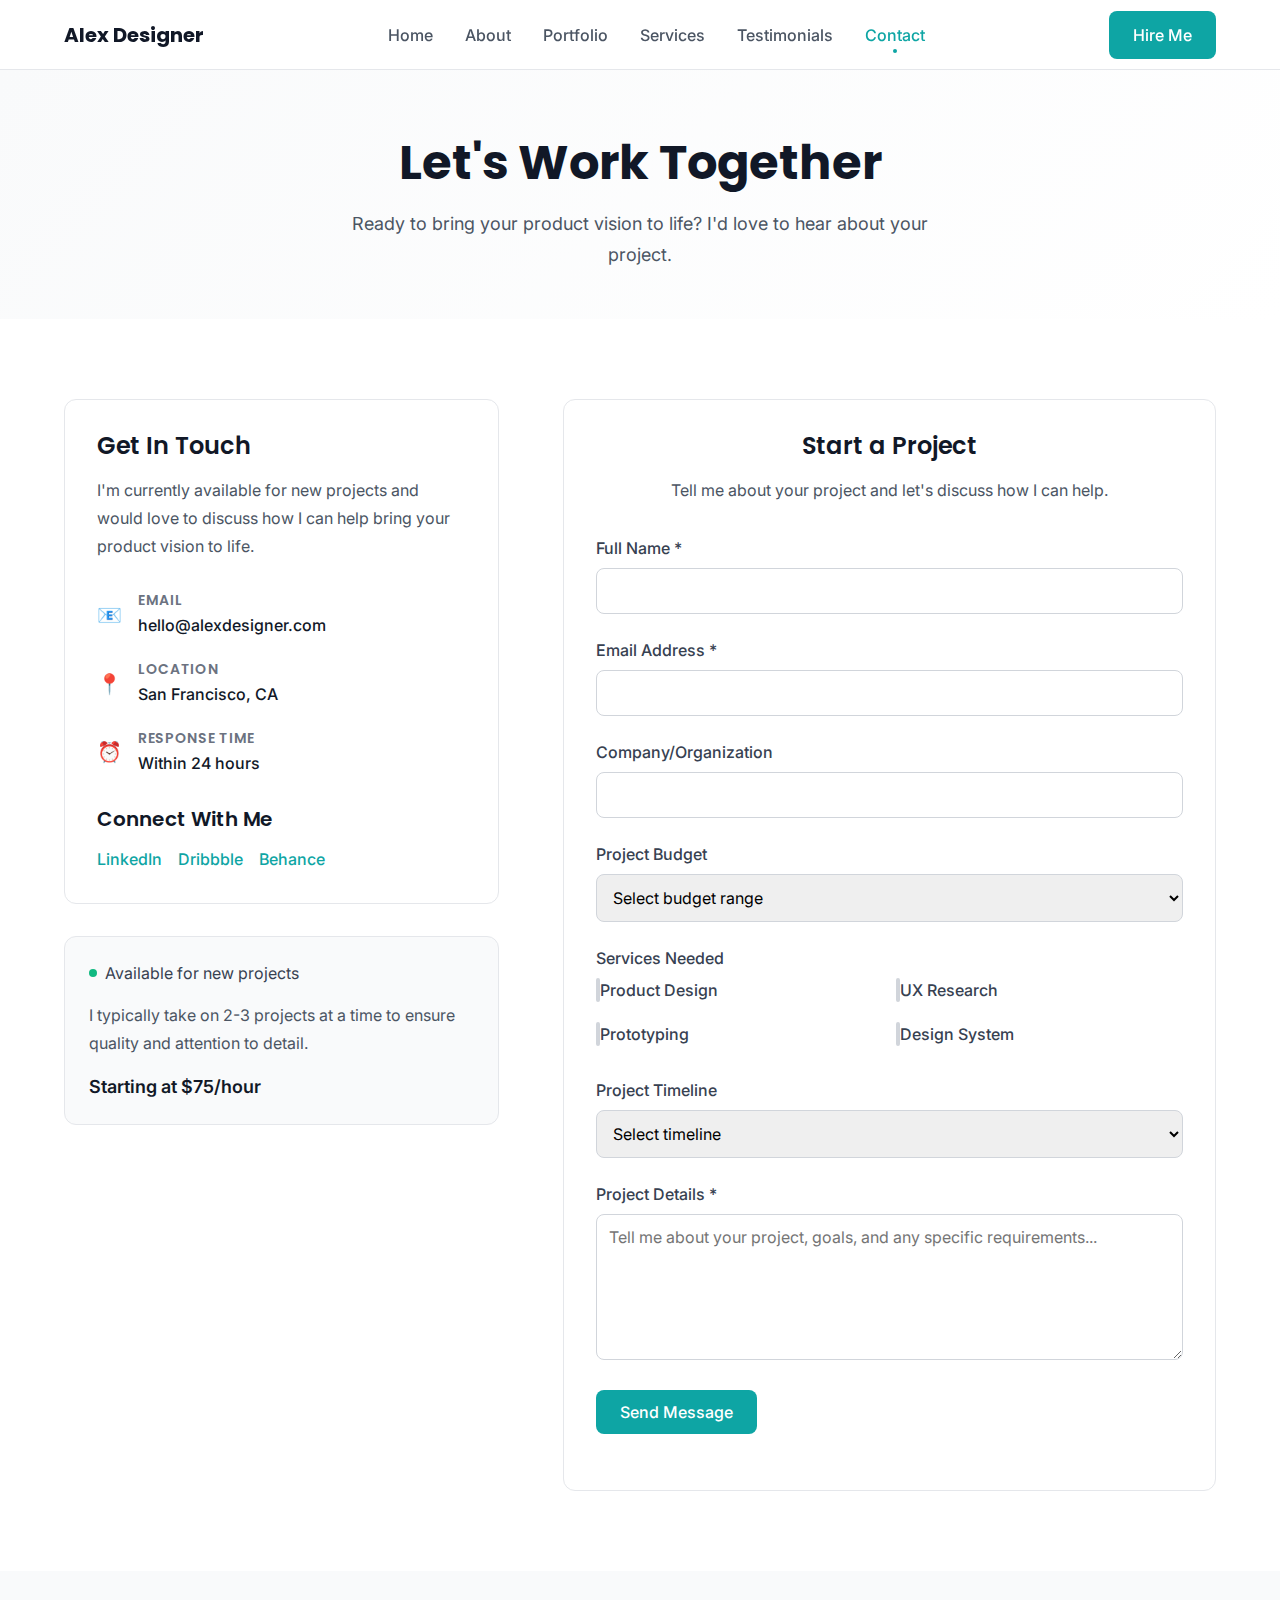
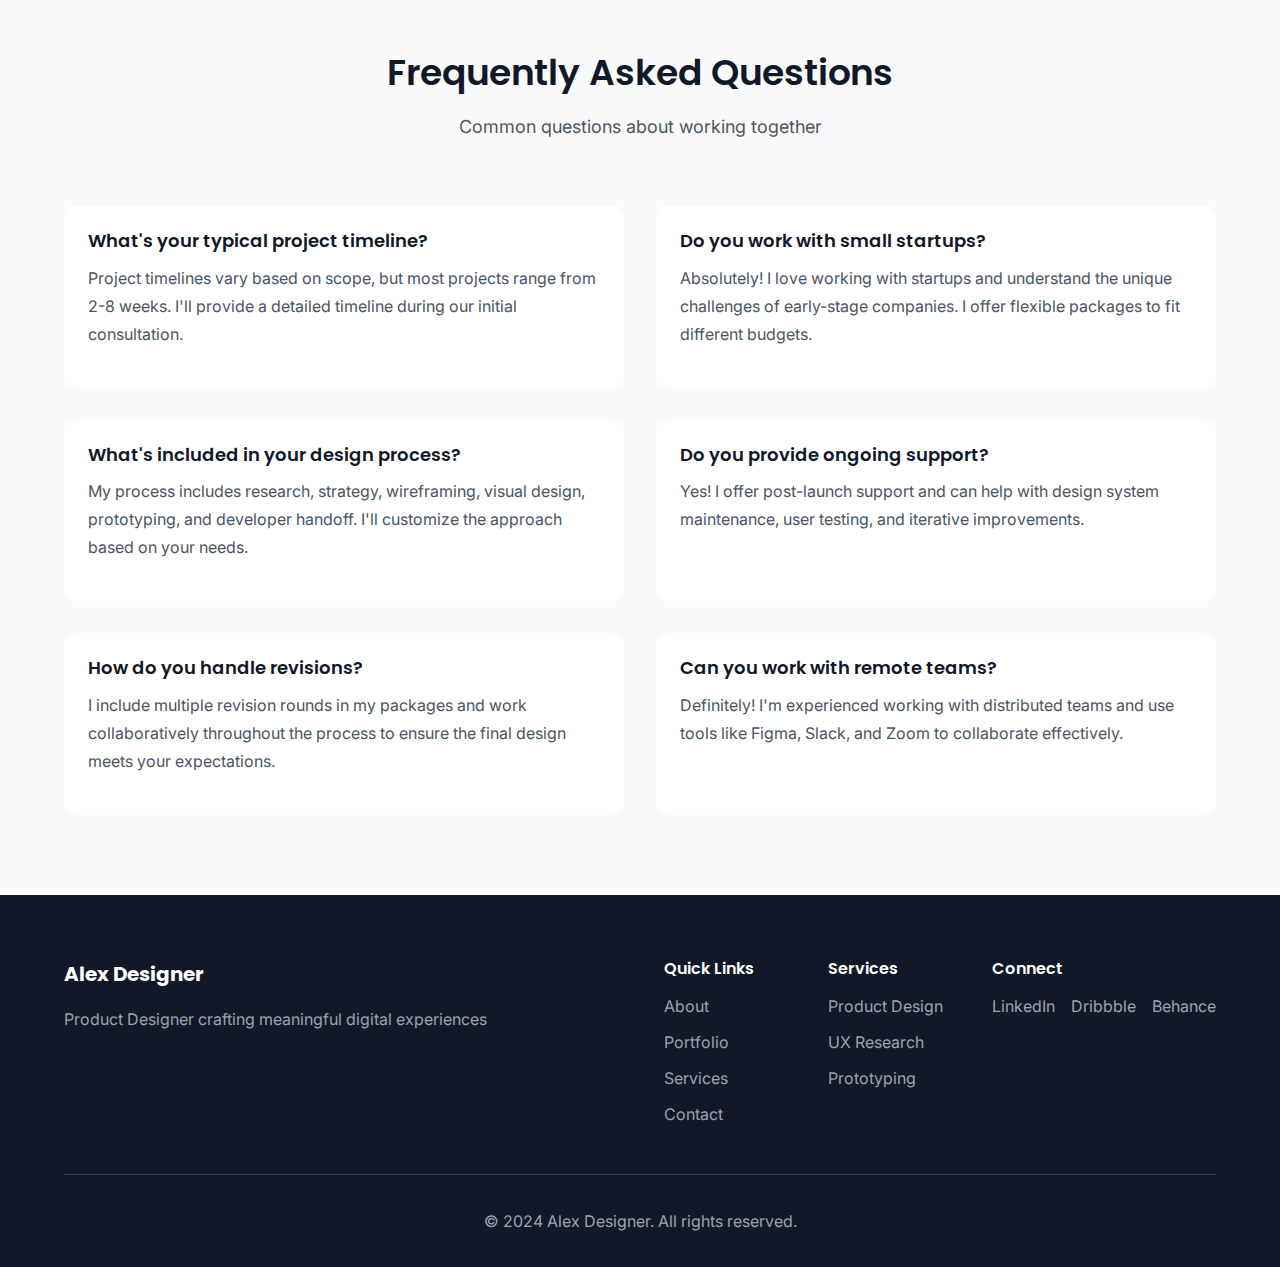
<file: contact.html>
<!DOCTYPE html>
<html lang="en">
<head>
    <meta charset="UTF-8">
    <meta name="viewport" content="width=device-width, initial-scale=1.0">
    <title>Contact - Alex Designer</title>
    <meta name="description" content="Get in touch with Alex Designer for your product design project. Available for freelance work and design consultations.">
    
    <!-- Google Fonts -->
    <link rel="preconnect" href="https://fonts.googleapis.com">
    <link rel="preconnect" href="https://fonts.gstatic.com" crossorigin>
    <link href="https://fonts.googleapis.com/css2?family=Inter:wght@400;500;600&family=Poppins:wght@400;500;600;700&display=swap" rel="stylesheet">
    
    <!-- CSS -->
    <link rel="stylesheet" href="css/style.css">
</head>
<body>
    <!-- Header -->
    <header class="header">
        <div class="container">
            <div class="header-content">
                <div class="logo">
                    <a href="index.html">Alex Designer</a>
                </div>
                
                <nav class="nav">
                    <ul class="nav-list">
                        <li><a href="index.html" class="nav-link">Home</a></li>
                        <li><a href="about.html" class="nav-link">About</a></li>
                        <li><a href="portfolio.html" class="nav-link">Portfolio</a></li>
                        <li><a href="services.html" class="nav-link">Services</a></li>
                        <li><a href="testimonials.html" class="nav-link">Testimonials</a></li>
                        <li><a href="contact.html" class="nav-link active">Contact</a></li>
                    </ul>
                </nav>
                
                <div class="header-actions">
                    <a href="contact.html" class="btn btn-primary">Hire Me</a>
                    <button class="menu-toggle" aria-label="Toggle menu">
                        <span></span>
                        <span></span>
                        <span></span>
                    </button>
                </div>
            </div>
        </div>
        
        <!-- Mobile Menu Overlay -->
        <div class="mobile-menu-overlay">
            <div class="mobile-menu">
                <button class="menu-close" aria-label="Close menu">&times;</button>
                <nav class="mobile-nav">
                    <ul>
                        <li><a href="index.html">Home</a></li>
                        <li><a href="about.html">About</a></li>
                        <li><a href="portfolio.html">Portfolio</a></li>
                        <li><a href="services.html">Services</a></li>
                        <li><a href="testimonials.html">Testimonials</a></li>
                        <li><a href="contact.html">Contact</a></li>
                    </ul>
                    <a href="contact.html" class="btn btn-primary">Hire Me</a>
                </nav>
            </div>
        </div>
    </header>

    <main>
        <!-- Page Header -->
        <section class="page-header">
            <div class="container">
                <h1>Let's Work Together</h1>
                <p>Ready to bring your product vision to life? I'd love to hear about your project.</p>
            </div>
        </section>

        <!-- Contact Section -->
        <section class="contact-section">
            <div class="container">
                <div class="contact-content">
                    <!-- Contact Info -->
                    <div class="contact-info">
                        <div class="contact-card">
                            <h2>Get In Touch</h2>
                            <p>I'm currently available for new projects and would love to discuss how I can help bring your product vision to life.</p>
                            
                            <div class="contact-details">
                                <div class="contact-item">
                                    <div class="contact-icon">📧</div>
                                    <div class="contact-text">
                                        <h4>Email</h4>
                                        <a href="mailto:hello@alexdesigner.com">hello@alexdesigner.com</a>
                                    </div>
                                </div>
                                
                                <div class="contact-item">
                                    <div class="contact-icon">📍</div>
                                    <div class="contact-text">
                                        <h4>Location</h4>
                                        <span>San Francisco, CA</span>
                                    </div>
                                </div>
                                
                                <div class="contact-item">
                                    <div class="contact-icon">⏰</div>
                                    <div class="contact-text">
                                        <h4>Response Time</h4>
                                        <span>Within 24 hours</span>
                                    </div>
                                </div>
                            </div>
                            
                            <div class="social-links-contact">
                                <h4>Connect With Me</h4>
                                <div class="social-icons">
                                    <a href="#" class="social-link" aria-label="LinkedIn">
                                        <span>LinkedIn</span>
                                    </a>
                                    <a href="#" class="social-link" aria-label="Dribbble">
                                        <span>Dribbble</span>
                                    </a>
                                    <a href="#" class="social-link" aria-label="Behance">
                                        <span>Behance</span>
                                    </a>
                                </div>
                            </div>
                        </div>
                        
                        <div class="availability-card">
                            <div class="status-indicator">
                                <div class="status-dot available"></div>
                                <span>Available for new projects</span>
                            </div>
                            <p>I typically take on 2-3 projects at a time to ensure quality and attention to detail.</p>
                            <div class="rate">Starting at $75/hour</div>
                        </div>
                    </div>
                    
                    <!-- Contact Form -->
                    <div class="contact-form-container">
                        <form class="contact-form" id="contactForm">
                            <div class="form-header">
                                <h2>Start a Project</h2>
                                <p>Tell me about your project and let's discuss how I can help.</p>
                            </div>
                            
                            <div class="form-group">
                                <label for="name">Full Name *</label>
                                <input type="text" id="name" name="name" required>
                                <span class="error-message" id="nameError"></span>
                            </div>
                            
                            <div class="form-group">
                                <label for="email">Email Address *</label>
                                <input type="email" id="email" name="email" required>
                                <span class="error-message" id="emailError"></span>
                            </div>
                            
                            <div class="form-group">
                                <label for="company">Company/Organization</label>
                                <input type="text" id="company" name="company">
                            </div>
                            
                            <div class="form-group">
                                <label for="budget">Project Budget</label>
                                <select id="budget" name="budget">
                                    <option value="">Select budget range</option>
                                    <option value="under-5k">Under $5,000</option>
                                    <option value="5k-10k">$5,000 - $10,000</option>
                                    <option value="10k-25k">$10,000 - $25,000</option>
                                    <option value="25k-50k">$25,000 - $50,000</option>
                                    <option value="over-50k">Over $50,000</option>
                                </select>
                            </div>
                            
                            <div class="form-group">
                                <label for="services">Services Needed</label>
                                <div class="checkbox-group">
                                    <label class="checkbox-label">
                                        <input type="checkbox" name="services[]" value="product-design">
                                        <span class="checkbox-custom"></span>
                                        Product Design
                                    </label>
                                    <label class="checkbox-label">
                                        <input type="checkbox" name="services[]" value="ux-research">
                                        <span class="checkbox-custom"></span>
                                        UX Research
                                    </label>
                                    <label class="checkbox-label">
                                        <input type="checkbox" name="services[]" value="prototyping">
                                        <span class="checkbox-custom"></span>
                                        Prototyping
                                    </label>
                                    <label class="checkbox-label">
                                        <input type="checkbox" name="services[]" value="design-system">
                                        <span class="checkbox-custom"></span>
                                        Design System
                                    </label>
                                </div>
                            </div>
                            
                            <div class="form-group">
                                <label for="timeline">Project Timeline</label>
                                <select id="timeline" name="timeline">
                                    <option value="">Select timeline</option>
                                    <option value="asap">ASAP</option>
                                    <option value="1-month">Within 1 month</option>
                                    <option value="3-months">Within 3 months</option>
                                    <option value="6-months">Within 6 months</option>
                                    <option value="flexible">Flexible</option>
                                </select>
                            </div>
                            
                            <div class="form-group">
                                <label for="message">Project Details *</label>
                                <textarea id="message" name="message" rows="6" placeholder="Tell me about your project, goals, and any specific requirements..." required></textarea>
                                <span class="error-message" id="messageError"></span>
                            </div>
                            
                            <div class="form-group">
                                <button type="submit" class="btn btn-primary">Send Message</button>
                            </div>
                        </form>
                        
                        <!-- Success Message -->
                        <div class="success-message" id="successMessage">
                            <div class="success-content">
                                <h3>Message Sent Successfully! 🎉</h3>
                                <p>Thank you for reaching out! I'll review your project details and get back to you within 24 hours.</p>
                                <button class="btn btn-secondary" onclick="resetForm()">Send Another Message</button>
                            </div>
                        </div>
                    </div>
                </div>
            </div>
        </section>

        <!-- FAQ Section -->
        <section class="faq-section">
            <div class="container">
                <div class="section-header">
                    <h2>Frequently Asked Questions</h2>
                    <p>Common questions about working together</p>
                </div>
                
                <div class="faq-grid">
                    <div class="faq-item">
                        <h3>What's your typical project timeline?</h3>
                        <p>Project timelines vary based on scope, but most projects range from 2-8 weeks. I'll provide a detailed timeline during our initial consultation.</p>
                    </div>
                    
                    <div class="faq-item">
                        <h3>Do you work with small startups?</h3>
                        <p>Absolutely! I love working with startups and understand the unique challenges of early-stage companies. I offer flexible packages to fit different budgets.</p>
                    </div>
                    
                    <div class="faq-item">
                        <h3>What's included in your design process?</h3>
                        <p>My process includes research, strategy, wireframing, visual design, prototyping, and developer handoff. I'll customize the approach based on your needs.</p>
                    </div>
                    
                    <div class="faq-item">
                        <h3>Do you provide ongoing support?</h3>
                        <p>Yes! I offer post-launch support and can help with design system maintenance, user testing, and iterative improvements.</p>
                    </div>
                    
                    <div class="faq-item">
                        <h3>How do you handle revisions?</h3>
                        <p>I include multiple revision rounds in my packages and work collaboratively throughout the process to ensure the final design meets your expectations.</p>
                    </div>
                    
                    <div class="faq-item">
                        <h3>Can you work with remote teams?</h3>
                        <p>Definitely! I'm experienced working with distributed teams and use tools like Figma, Slack, and Zoom to collaborate effectively.</p>
                    </div>
                </div>
            </div>
        </section>
    </main>

    <!-- Footer -->
    <footer class="footer">
        <div class="container">
            <div class="footer-content">
                <div class="footer-info">
                    <div class="logo">Alex Designer</div>
                    <p>Product Designer crafting meaningful digital experiences</p>
                </div>
                
                <div class="footer-links">
                    <div class="footer-column">
                        <h4>Quick Links</h4>
                        <ul>
                            <li><a href="about.html">About</a></li>
                            <li><a href="portfolio.html">Portfolio</a></li>
                            <li><a href="services.html">Services</a></li>
                            <li><a href="contact.html">Contact</a></li>
                        </ul>
                    </div>
                    
                    <div class="footer-column">
                        <h4>Services</h4>
                        <ul>
                            <li><a href="services.html#product-design">Product Design</a></li>
                            <li><a href="services.html#ux-research">UX Research</a></li>
                            <li><a href="services.html#prototyping">Prototyping</a></li>
                        </ul>
                    </div>
                    
                    <div class="footer-column">
                        <h4>Connect</h4>
                        <div class="social-links">
                            <a href="#" aria-label="LinkedIn">LinkedIn</a>
                            <a href="#" aria-label="Dribbble">Dribbble</a>
                            <a href="#" aria-label="Behance">Behance</a>
                        </div>
                    </div>
                </div>
            </div>
            
            <div class="footer-bottom">
                <p>&copy; 2024 Alex Designer. All rights reserved.</p>
            </div>
        </div>
    </footer>

    <script src="js/main.js"></script>
</body>
</html>
</file>
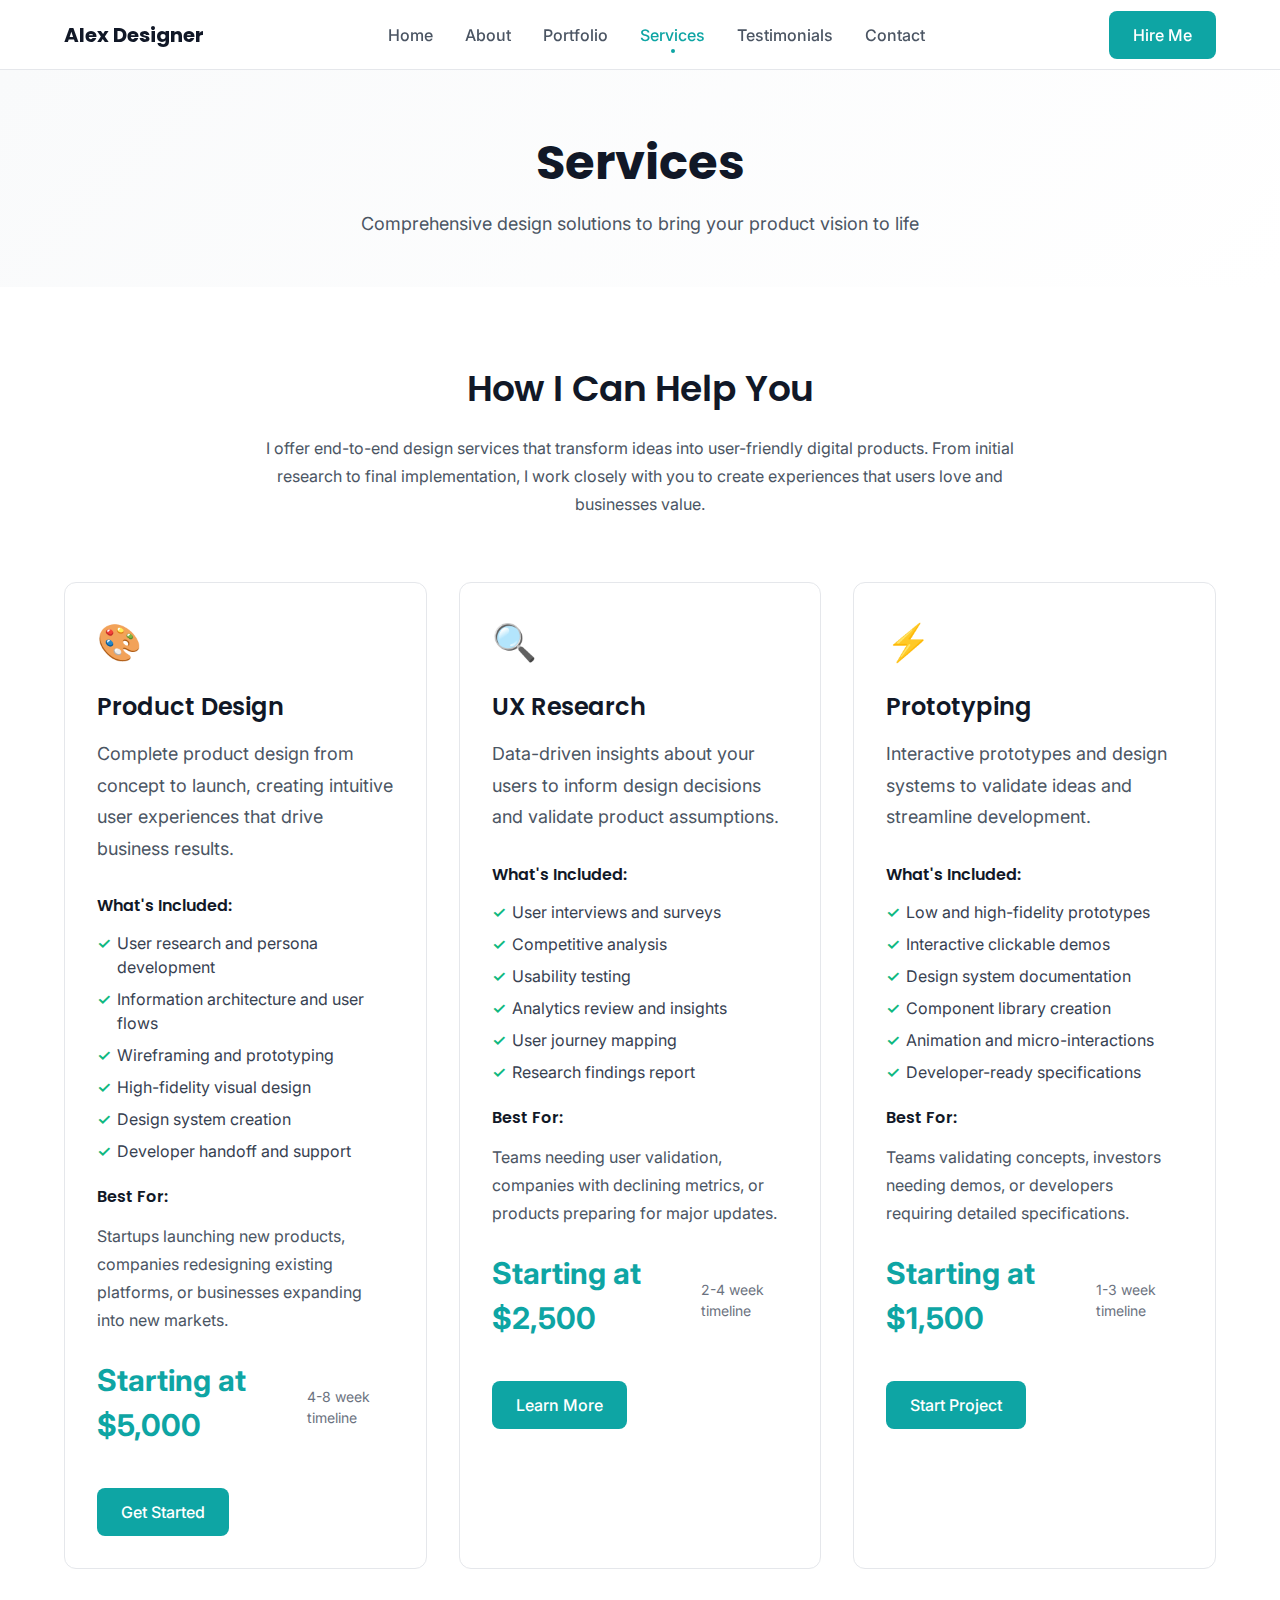
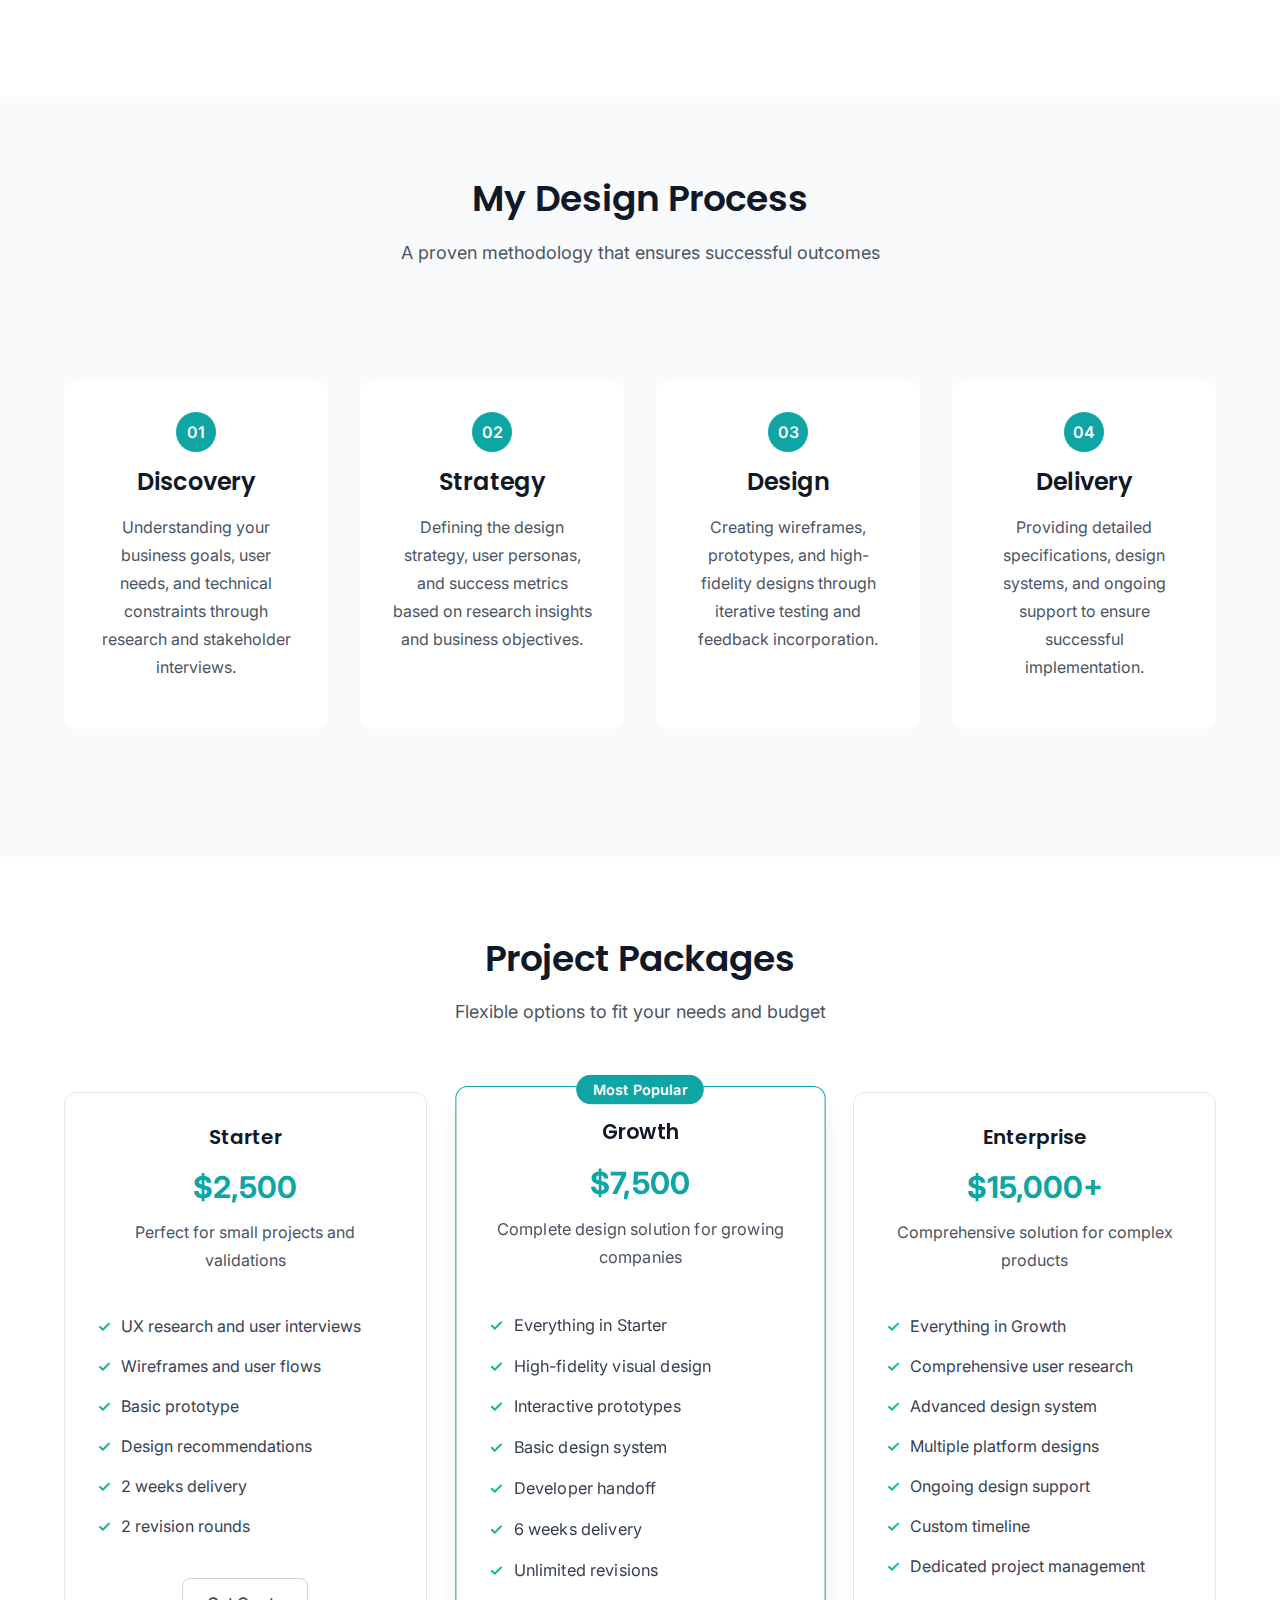
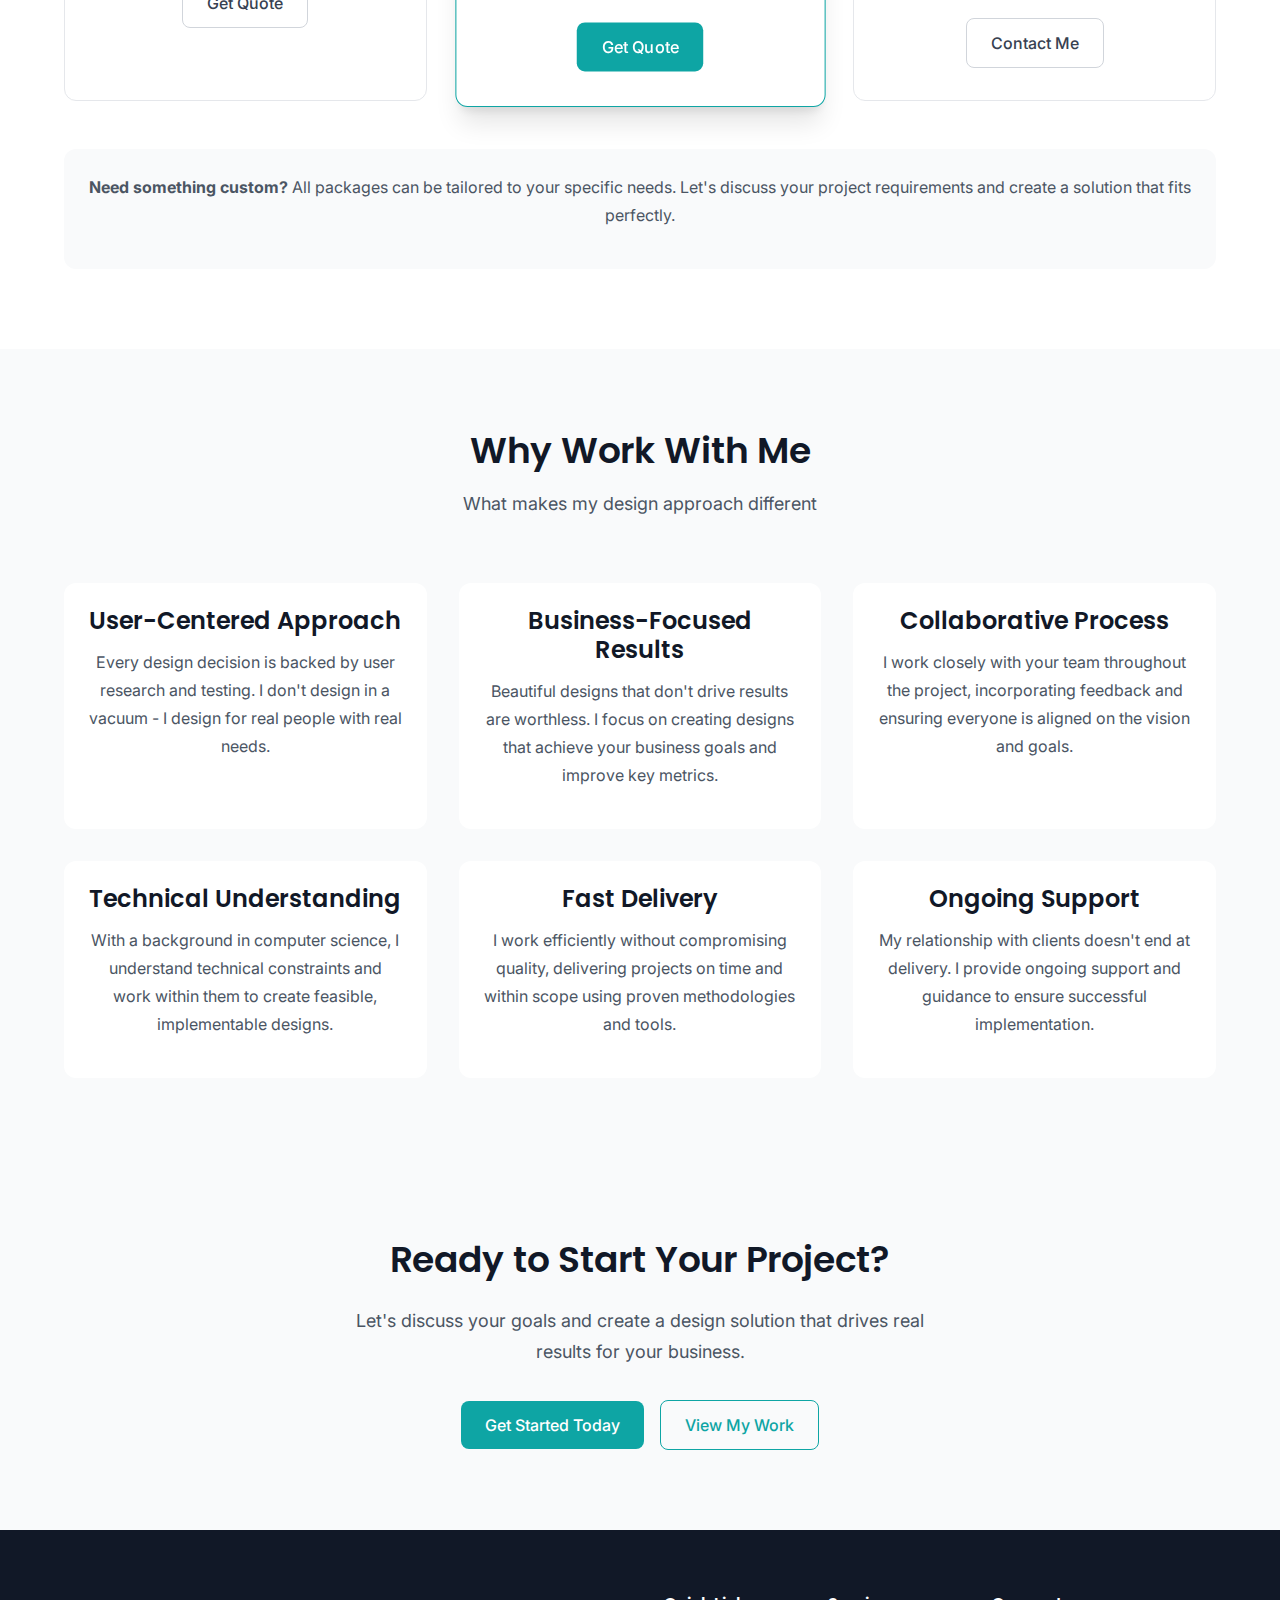
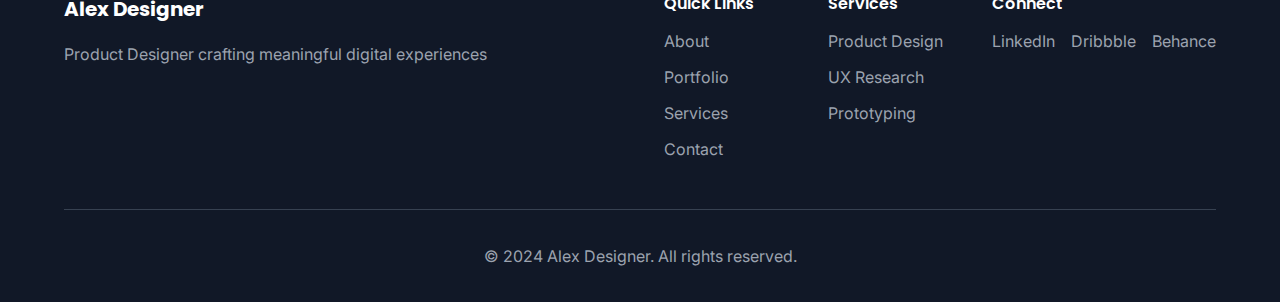
<file: services.html>
<!DOCTYPE html>
<html lang="en">
<head>
    <meta charset="UTF-8">
    <meta name="viewport" content="width=device-width, initial-scale=1.0">
    <title>Services - Alex Designer</title>
    <meta name="description" content="Professional product design services including UX research, UI design, and prototyping. Transform your product with user-centered design.">
    
    <!-- Google Fonts -->
    <link rel="preconnect" href="https://fonts.googleapis.com">
    <link rel="preconnect" href="https://fonts.gstatic.com" crossorigin>
    <link href="https://fonts.googleapis.com/css2?family=Inter:wght@400;500;600&family=Poppins:wght@400;500;600;700&display=swap" rel="stylesheet">
    
    <!-- CSS -->
    <link rel="stylesheet" href="css/style.css">
</head>
<body>
    <!-- Header -->
    <header class="header">
        <div class="container">
            <div class="header-content">
                <div class="logo">
                    <a href="index.html">Alex Designer</a>
                </div>
                
                <nav class="nav">
                    <ul class="nav-list">
                        <li><a href="index.html" class="nav-link">Home</a></li>
                        <li><a href="about.html" class="nav-link">About</a></li>
                        <li><a href="portfolio.html" class="nav-link">Portfolio</a></li>
                        <li><a href="services.html" class="nav-link active">Services</a></li>
                        <li><a href="testimonials.html" class="nav-link">Testimonials</a></li>
                        <li><a href="contact.html" class="nav-link">Contact</a></li>
                    </ul>
                </nav>
                
                <div class="header-actions">
                    <a href="contact.html" class="btn btn-primary">Hire Me</a>
                    <button class="menu-toggle" aria-label="Toggle menu">
                        <span></span>
                        <span></span>
                        <span></span>
                    </button>
                </div>
            </div>
        </div>
        
        <!-- Mobile Menu Overlay -->
        <div class="mobile-menu-overlay">
            <div class="mobile-menu">
                <button class="menu-close" aria-label="Close menu">&times;</button>
                <nav class="mobile-nav">
                    <ul>
                        <li><a href="index.html">Home</a></li>
                        <li><a href="about.html">About</a></li>
                        <li><a href="portfolio.html">Portfolio</a></li>
                        <li><a href="services.html">Services</a></li>
                        <li><a href="testimonials.html">Testimonials</a></li>
                        <li><a href="contact.html">Contact</a></li>
                    </ul>
                    <a href="contact.html" class="btn btn-primary">Hire Me</a>
                </nav>
            </div>
        </div>
    </header>

    <main>
        <!-- Page Header -->
        <section class="page-header">
            <div class="container">
                <h1>Services</h1>
                <p>Comprehensive design solutions to bring your product vision to life</p>
            </div>
        </section>

        <!-- Services Overview -->
        <section class="services-overview">
            <div class="container">
                <div class="services-intro">
                    <h2>How I Can Help You</h2>
                    <p>I offer end-to-end design services that transform ideas into user-friendly digital products. From initial research to final implementation, I work closely with you to create experiences that users love and businesses value.</p>
                </div>
                
                <div class="services-grid">
                    <div class="service-card-detail" id="product-design">
                        <div class="service-icon">🎨</div>
                        <h3>Product Design</h3>
                        <p class="service-description">Complete product design from concept to launch, creating intuitive user experiences that drive business results.</p>
                        
                        <div class="service-details">
                            <h4>What's Included:</h4>
                            <ul>
                                <li>User research and persona development</li>
                                <li>Information architecture and user flows</li>
                                <li>Wireframing and prototyping</li>
                                <li>High-fidelity visual design</li>
                                <li>Design system creation</li>
                                <li>Developer handoff and support</li>
                            </ul>
                            
                            <h4>Best For:</h4>
                            <p>Startups launching new products, companies redesigning existing platforms, or businesses expanding into new markets.</p>
                            
                            <div class="service-pricing">
                                <span class="price">Starting at $5,000</span>
                                <span class="duration">4-8 week timeline</span>
                            </div>
                        </div>
                        
                        <a href="contact.html" class="btn btn-primary">Get Started</a>
                    </div>
                    
                    <div class="service-card-detail" id="ux-research">
                        <div class="service-icon">🔍</div>
                        <h3>UX Research</h3>
                        <p class="service-description">Data-driven insights about your users to inform design decisions and validate product assumptions.</p>
                        
                        <div class="service-details">
                            <h4>What's Included:</h4>
                            <ul>
                                <li>User interviews and surveys</li>
                                <li>Competitive analysis</li>
                                <li>Usability testing</li>
                                <li>Analytics review and insights</li>
                                <li>User journey mapping</li>
                                <li>Research findings report</li>
                            </ul>
                            
                            <h4>Best For:</h4>
                            <p>Teams needing user validation, companies with declining metrics, or products preparing for major updates.</p>
                            
                            <div class="service-pricing">
                                <span class="price">Starting at $2,500</span>
                                <span class="duration">2-4 week timeline</span>
                            </div>
                        </div>
                        
                        <a href="contact.html" class="btn btn-primary">Learn More</a>
                    </div>
                    
                    <div class="service-card-detail" id="prototyping">
                        <div class="service-icon">⚡</div>
                        <h3>Prototyping</h3>
                        <p class="service-description">Interactive prototypes and design systems to validate ideas and streamline development.</p>
                        
                        <div class="service-details">
                            <h4>What's Included:</h4>
                            <ul>
                                <li>Low and high-fidelity prototypes</li>
                                <li>Interactive clickable demos</li>
                                <li>Design system documentation</li>
                                <li>Component library creation</li>
                                <li>Animation and micro-interactions</li>
                                <li>Developer-ready specifications</li>
                            </ul>
                            
                            <h4>Best For:</h4>
                            <p>Teams validating concepts, investors needing demos, or developers requiring detailed specifications.</p>
                            
                            <div class="service-pricing">
                                <span class="price">Starting at $1,500</span>
                                <span class="duration">1-3 week timeline</span>
                            </div>
                        </div>
                        
                        <a href="contact.html" class="btn btn-primary">Start Project</a>
                    </div>
                </div>
            </div>
        </section>

        <!-- Process Section -->
        <section class="design-process">
            <div class="container">
                <div class="section-header">
                    <h2>My Design Process</h2>
                    <p>A proven methodology that ensures successful outcomes</p>
                </div>
                
                <div class="process-steps">
                    <div class="process-step">
                        <div class="step-number">01</div>
                        <h3>Discovery</h3>
                        <p>Understanding your business goals, user needs, and technical constraints through research and stakeholder interviews.</p>
                    </div>
                    
                    <div class="process-step">
                        <div class="step-number">02</div>
                        <h3>Strategy</h3>
                        <p>Defining the design strategy, user personas, and success metrics based on research insights and business objectives.</p>
                    </div>
                    
                    <div class="process-step">
                        <div class="step-number">03</div>
                        <h3>Design</h3>
                        <p>Creating wireframes, prototypes, and high-fidelity designs through iterative testing and feedback incorporation.</p>
                    </div>
                    
                    <div class="process-step">
                        <div class="step-number">04</div>
                        <h3>Delivery</h3>
                        <p>Providing detailed specifications, design systems, and ongoing support to ensure successful implementation.</p>
                    </div>
                </div>
            </div>
        </section>

        <!-- Pricing Packages -->
        <section class="pricing-packages">
            <div class="container">
                <div class="section-header">
                    <h2>Project Packages</h2>
                    <p>Flexible options to fit your needs and budget</p>
                </div>
                
                <div class="pricing-grid">
                    <div class="pricing-card">
                        <div class="pricing-header">
                            <h3>Starter</h3>
                            <div class="price">$2,500</div>
                            <p class="price-description">Perfect for small projects and validations</p>
                        </div>
                        
                        <ul class="pricing-features">
                            <li>UX research and user interviews</li>
                            <li>Wireframes and user flows</li>
                            <li>Basic prototype</li>
                            <li>Design recommendations</li>
                            <li>2 weeks delivery</li>
                            <li>2 revision rounds</li>
                        </ul>
                        
                        <a href="contact.html" class="btn btn-outline">Get Quote</a>
                    </div>
                    
                    <div class="pricing-card featured">
                        <div class="pricing-badge">Most Popular</div>
                        <div class="pricing-header">
                            <h3>Growth</h3>
                            <div class="price">$7,500</div>
                            <p class="price-description">Complete design solution for growing companies</p>
                        </div>
                        
                        <ul class="pricing-features">
                            <li>Everything in Starter</li>
                            <li>High-fidelity visual design</li>
                            <li>Interactive prototypes</li>
                            <li>Basic design system</li>
                            <li>Developer handoff</li>
                            <li>6 weeks delivery</li>
                            <li>Unlimited revisions</li>
                        </ul>
                        
                        <a href="contact.html" class="btn btn-primary">Get Quote</a>
                    </div>
                    
                    <div class="pricing-card">
                        <div class="pricing-header">
                            <h3>Enterprise</h3>
                            <div class="price">$15,000+</div>
                            <p class="price-description">Comprehensive solution for complex products</p>
                        </div>
                        
                        <ul class="pricing-features">
                            <li>Everything in Growth</li>
                            <li>Comprehensive user research</li>
                            <li>Advanced design system</li>
                            <li>Multiple platform designs</li>
                            <li>Ongoing design support</li>
                            <li>Custom timeline</li>
                            <li>Dedicated project management</li>
                        </ul>
                        
                        <a href="contact.html" class="btn btn-outline">Contact Me</a>
                    </div>
                </div>
                
                <div class="pricing-note">
                    <p><strong>Need something custom?</strong> All packages can be tailored to your specific needs. Let's discuss your project requirements and create a solution that fits perfectly.</p>
                </div>
            </div>
        </section>

        <!-- Why Work With Me -->
        <section class="why-work-with-me">
            <div class="container">
                <div class="section-header">
                    <h2>Why Work With Me</h2>
                    <p>What makes my design approach different</p>
                </div>
                
                <div class="benefits-grid">
                    <div class="benefit-card">
                        <h3>User-Centered Approach</h3>
                        <p>Every design decision is backed by user research and testing. I don't design in a vacuum - I design for real people with real needs.</p>
                    </div>
                    
                    <div class="benefit-card">
                        <h3>Business-Focused Results</h3>
                        <p>Beautiful designs that don't drive results are worthless. I focus on creating designs that achieve your business goals and improve key metrics.</p>
                    </div>
                    
                    <div class="benefit-card">
                        <h3>Collaborative Process</h3>
                        <p>I work closely with your team throughout the project, incorporating feedback and ensuring everyone is aligned on the vision and goals.</p>
                    </div>
                    
                    <div class="benefit-card">
                        <h3>Technical Understanding</h3>
                        <p>With a background in computer science, I understand technical constraints and work within them to create feasible, implementable designs.</p>
                    </div>
                    
                    <div class="benefit-card">
                        <h3>Fast Delivery</h3>
                        <p>I work efficiently without compromising quality, delivering projects on time and within scope using proven methodologies and tools.</p>
                    </div>
                    
                    <div class="benefit-card">
                        <h3>Ongoing Support</h3>
                        <p>My relationship with clients doesn't end at delivery. I provide ongoing support and guidance to ensure successful implementation.</p>
                    </div>
                </div>
            </div>
        </section>

        <!-- CTA Section -->
        <section class="cta-section">
            <div class="container">
                <div class="cta-content">
                    <h2>Ready to Start Your Project?</h2>
                    <p>Let's discuss your goals and create a design solution that drives real results for your business.</p>
                    <div class="cta-actions">
                        <a href="contact.html" class="btn btn-primary">Get Started Today</a>
                        <a href="portfolio.html" class="btn btn-secondary">View My Work</a>
                    </div>
                </div>
            </div>
        </section>
    </main>

    <!-- Footer -->
    <footer class="footer">
        <div class="container">
            <div class="footer-content">
                <div class="footer-info">
                    <div class="logo">Alex Designer</div>
                    <p>Product Designer crafting meaningful digital experiences</p>
                </div>
                
                <div class="footer-links">
                    <div class="footer-column">
                        <h4>Quick Links</h4>
                        <ul>
                            <li><a href="about.html">About</a></li>
                            <li><a href="portfolio.html">Portfolio</a></li>
                            <li><a href="services.html">Services</a></li>
                            <li><a href="contact.html">Contact</a></li>
                        </ul>
                    </div>
                    
                    <div class="footer-column">
                        <h4>Services</h4>
                        <ul>
                            <li><a href="services.html#product-design">Product Design</a></li>
                            <li><a href="services.html#ux-research">UX Research</a></li>
                            <li><a href="services.html#prototyping">Prototyping</a></li>
                        </ul>
                    </div>
                    
                    <div class="footer-column">
                        <h4>Connect</h4>
                        <div class="social-links">
                            <a href="#" aria-label="LinkedIn">LinkedIn</a>
                            <a href="#" aria-label="Dribbble">Dribbble</a>
                            <a href="#" aria-label="Behance">Behance</a>
                        </div>
                    </div>
                </div>
            </div>
            
            <div class="footer-bottom">
                <p>&copy; 2024 Alex Designer. All rights reserved.</p>
            </div>
        </div>
    </footer>

    <script src="js/main.js"></script>
</body>
</html>
</file>
<file: css/style.css>
/* ==========================================
   CSS Variables
   ========================================== */
:root {
  /* Colors */
  --color-primary: #0ea5a4;
  --color-primary-light: #14b8a6;
  --color-primary-dark: #0d9488;
  --color-secondary: #1e3a8a;
  --color-secondary-light: #3b82f6;
  --color-accent: #f59e0b;
  --color-accent-light: #fbbf24;
  --color-success: #10b981;
  --color-warning: #f59e0b;
  --color-error: #ef4444;
  
  /* Neutrals */
  --color-white: #ffffff;
  --color-gray-50: #f9fafb;
  --color-gray-100: #f3f4f6;
  --color-gray-200: #e5e7eb;
  --color-gray-300: #d1d5db;
  --color-gray-400: #9ca3af;
  --color-gray-500: #6b7280;
  --color-gray-600: #4b5563;
  --color-gray-700: #374151;
  --color-gray-800: #1f2937;
  --color-gray-900: #111827;
  
  /* Typography */
  --font-primary: 'Poppins', sans-serif;
  --font-secondary: 'Inter', sans-serif;
  
  /* Font Sizes */
  --text-xs: 0.75rem;     /* 12px */
  --text-sm: 0.875rem;    /* 14px */
  --text-base: 1rem;      /* 16px */
  --text-lg: 1.125rem;    /* 18px */
  --text-xl: 1.25rem;     /* 20px */
  --text-2xl: 1.5rem;     /* 24px */
  --text-3xl: 1.875rem;   /* 30px */
  --text-4xl: 2.25rem;    /* 36px */
  --text-5xl: 3rem;       /* 48px */
  --text-6xl: 3.75rem;    /* 60px */
  
  /* Line Heights */
  --leading-tight: 1.2;
  --leading-normal: 1.5;
  --leading-relaxed: 1.75;
  
  /* Spacing */
  --space-1: 0.25rem;   /* 4px */
  --space-2: 0.5rem;    /* 8px */
  --space-3: 0.75rem;   /* 12px */
  --space-4: 1rem;      /* 16px */
  --space-5: 1.25rem;   /* 20px */
  --space-6: 1.5rem;    /* 24px */
  --space-8: 2rem;      /* 32px */
  --space-10: 2.5rem;   /* 40px */
  --space-12: 3rem;     /* 48px */
  --space-16: 4rem;     /* 64px */
  --space-20: 5rem;     /* 80px */
  --space-24: 6rem;     /* 96px */
  
  /* Shadows */
  --shadow-sm: 0 1px 2px 0 rgb(0 0 0 / 0.05);
  --shadow: 0 1px 3px 0 rgb(0 0 0 / 0.1), 0 1px 2px -1px rgb(0 0 0 / 0.1);
  --shadow-md: 0 4px 6px -1px rgb(0 0 0 / 0.1), 0 2px 4px -2px rgb(0 0 0 / 0.1);
  --shadow-lg: 0 10px 15px -3px rgb(0 0 0 / 0.1), 0 4px 6px -4px rgb(0 0 0 / 0.1);
  --shadow-xl: 0 20px 25px -5px rgb(0 0 0 / 0.1), 0 8px 10px -6px rgb(0 0 0 / 0.1);
  
  /* Border Radius */
  --radius-sm: 0.125rem;   /* 2px */
  --radius: 0.25rem;       /* 4px */
  --radius-md: 0.375rem;   /* 6px */
  --radius-lg: 0.5rem;     /* 8px */
  --radius-xl: 0.75rem;    /* 12px */
  --radius-2xl: 1rem;      /* 16px */
  --radius-full: 9999px;
  
  /* Transitions */
  --transition-fast: 150ms cubic-bezier(0.4, 0, 0.2, 1);
  --transition-base: 200ms cubic-bezier(0.4, 0, 0.2, 1);
  --transition-slow: 300ms cubic-bezier(0.4, 0, 0.2, 1);
  
  /* Layout */
  --max-width: 1200px;
  --header-height: 70px;
}

/* ==========================================
   Base & Reset
   ========================================== */
* {
  box-sizing: border-box;
  margin: 0;
  padding: 0;
}

html {
  scroll-behavior: smooth;
  font-size: 100%;
}

body {
  font-family: var(--font-secondary);
  font-size: var(--text-base);
  line-height: var(--leading-normal);
  color: var(--color-gray-700);
  background-color: var(--color-white);
  -webkit-font-smoothing: antialiased;
  -moz-osx-font-smoothing: grayscale;
}

img {
  max-width: 100%;
  height: auto;
  display: block;
}

a {
  color: inherit;
  text-decoration: none;
}

button {
  cursor: pointer;
  border: none;
  background: none;
  font-family: inherit;
}

ul {
  list-style: none;
}

input, textarea, select {
  font-family: inherit;
  font-size: inherit;
}

/* ==========================================
   Typography
   ========================================== */
h1, h2, h3, h4, h5, h6 {
  font-family: var(--font-primary);
  font-weight: 600;
  line-height: var(--leading-tight);
  color: var(--color-gray-900);
  margin-bottom: var(--space-4);
}

h1 {
  font-size: var(--text-5xl);
  font-weight: 700;
}

h2 {
  font-size: var(--text-4xl);
  font-weight: 600;
}

h3 {
  font-size: var(--text-2xl);
  font-weight: 600;
}

h4 {
  font-size: var(--text-xl);
  font-weight: 600;
}

h5 {
  font-size: var(--text-lg);
  font-weight: 500;
}

h6 {
  font-size: var(--text-base);
  font-weight: 500;
}

p {
  margin-bottom: var(--space-4);
  color: var(--color-gray-600);
  line-height: var(--leading-relaxed);
}

.text-center {
  text-align: center;
}

/* ==========================================
   Layout
   ========================================== */
.container {
  max-width: var(--max-width);
  margin: 0 auto;
  padding: 0 var(--space-4);
}

@media (min-width: 768px) {
  .container {
    padding: 0 var(--space-6);
  }
}

/* ==========================================
   Buttons
   ========================================== */
.btn {
  display: inline-flex;
  align-items: center;
  justify-content: center;
  padding: var(--space-3) var(--space-6);
  font-size: var(--text-base);
  font-weight: 500;
  font-family: var(--font-secondary);
  border-radius: var(--radius-lg);
  text-decoration: none;
  transition: all var(--transition-base);
  cursor: pointer;
  border: none;
  white-space: nowrap;
}

.btn-primary {
  background-color: var(--color-primary);
  color: var(--color-white);
}

.btn-primary:hover {
  background-color: var(--color-primary-dark);
  transform: translateY(-1px);
  box-shadow: var(--shadow-lg);
}

.btn-secondary {
  background-color: transparent;
  color: var(--color-primary);
  border: 1px solid var(--color-primary);
}

.btn-secondary:hover {
  background-color: var(--color-primary);
  color: var(--color-white);
  transform: translateY(-1px);
}

.btn-outline {
  background-color: transparent;
  color: var(--color-gray-700);
  border: 1px solid var(--color-gray-300);
}

.btn-outline:hover {
  background-color: var(--color-gray-50);
  border-color: var(--color-gray-400);
}

.btn-text {
  background-color: transparent;
  color: var(--color-primary);
  padding: var(--space-2) 0;
  font-weight: 500;
}

.btn-text:hover {
  color: var(--color-primary-dark);
  text-decoration: underline;
}

/* ==========================================
   Header
   ========================================== */
.header {
  position: fixed;
  top: 0;
  left: 0;
  right: 0;
  background-color: rgba(255, 255, 255, 0.95);
  backdrop-filter: blur(10px);
  border-bottom: 1px solid var(--color-gray-200);
  z-index: 1000;
  height: var(--header-height);
}

.header-content {
  display: flex;
  align-items: center;
  justify-content: space-between;
  height: var(--header-height);
}

.logo {
  font-family: var(--font-primary);
  font-size: var(--text-xl);
  font-weight: 700;
  color: var(--color-gray-900);
}

.logo a:hover {
  color: var(--color-primary);
  transition: color var(--transition-base);
}

.nav {
  display: none;
}

.nav-list {
  display: flex;
  align-items: center;
  gap: var(--space-8);
}

.nav-link {
  font-weight: 500;
  color: var(--color-gray-600);
  transition: color var(--transition-base);
  position: relative;
}

.nav-link:hover,
.nav-link.active {
  color: var(--color-primary);
}

.nav-link.active::after {
  content: '';
  position: absolute;
  bottom: -8px;
  left: 50%;
  transform: translateX(-50%);
  width: 4px;
  height: 4px;
  background-color: var(--color-primary);
  border-radius: var(--radius-full);
}

.header-actions {
  display: flex;
  align-items: center;
  gap: var(--space-4);
}

@media (min-width: 768px) {
  .nav {
    display: block;
  }
}

/* Mobile Menu */
.menu-toggle {
  display: flex;
  flex-direction: column;
  gap: var(--space-1);
  padding: var(--space-2);
}

.menu-toggle span {
  width: 20px;
  height: 2px;
  background-color: var(--color-gray-700);
  transition: all var(--transition-base);
}

.menu-toggle.active span:nth-child(1) {
  transform: rotate(45deg) translate(5px, 5px);
}

.menu-toggle.active span:nth-child(2) {
  opacity: 0;
}

.menu-toggle.active span:nth-child(3) {
  transform: rotate(-45deg) translate(7px, -6px);
}

.mobile-menu-overlay {
  position: fixed;
  top: 0;
  left: 0;
  right: 0;
  bottom: 0;
  background-color: rgba(0, 0, 0, 0.5);
  z-index: 1001;
  opacity: 0;
  visibility: hidden;
  transition: all var(--transition-base);
}

.mobile-menu-overlay.active {
  opacity: 1;
  visibility: visible;
}

.mobile-menu {
  position: absolute;
  top: 0;
  right: 0;
  width: 280px;
  height: 100vh;
  background-color: var(--color-white);
  padding: var(--space-6);
  transform: translateX(100%);
  transition: transform var(--transition-base);
}

.mobile-menu-overlay.active .mobile-menu {
  transform: translateX(0);
}

.menu-close {
  position: absolute;
  top: var(--space-6);
  right: var(--space-6);
  font-size: var(--text-2xl);
  color: var(--color-gray-600);
}

.mobile-nav {
  margin-top: var(--space-16);
}

.mobile-nav ul {
  display: flex;
  flex-direction: column;
  gap: var(--space-6);
}

.mobile-nav a {
  font-size: var(--text-lg);
  font-weight: 500;
  color: var(--color-gray-700);
  transition: color var(--transition-base);
}

.mobile-nav a:hover {
  color: var(--color-primary);
}

.mobile-nav .btn {
  margin-top: var(--space-8);
}

@media (min-width: 768px) {
  .menu-toggle {
    display: none;
  }
}

/* ==========================================
   Main Content
   ========================================== */
main {
  margin-top: var(--header-height);
}

/* ==========================================
   Hero Section
   ========================================== */
.hero {
  padding: var(--space-16) 0;
  background: linear-gradient(135deg, var(--color-gray-50) 0%, var(--color-white) 100%);
  position: relative;
  overflow: hidden;
}

.hero-content {
  display: grid;
  gap: var(--space-12);
  align-items: center;
}

.hero-text {
  text-align: center;
  animation: fadeInUp 0.8s ease-out;
}

.hero-title {
  font-size: clamp(var(--text-4xl), 5vw, var(--text-6xl));
  font-weight: 700;
  color: var(--color-gray-900);
  margin-bottom: var(--space-6);
}

.hero-subtitle {
  font-size: var(--text-lg);
  color: var(--color-gray-600);
  margin-bottom: var(--space-8);
  line-height: var(--leading-relaxed);
  max-width: 600px;
  margin-left: auto;
  margin-right: auto;
}

.hero-actions {
  display: flex;
  flex-direction: column;
  gap: var(--space-4);
  align-items: center;
}

.hero-card {
  background-color: var(--color-white);
  border-radius: var(--radius-2xl);
  padding: var(--space-8);
  box-shadow: var(--shadow-xl);
  text-align: center;
  animation: fadeInUp 0.8s ease-out 0.2s both;
  border: 1px solid var(--color-gray-200);
}

.profile-image {
  width: 120px;
  height: 120px;
  margin: 0 auto var(--space-6);
  border-radius: var(--radius-full);
  overflow: hidden;
  border: 4px solid var(--color-primary-light);
}

.profile-image img {
  width: 100%;
  height: 100%;
  object-fit: cover;
}

.profile-info h3 {
  font-size: var(--text-xl);
  margin-bottom: var(--space-2);
}

.location {
  color: var(--color-gray-500);
  font-size: var(--text-sm);
  margin-bottom: var(--space-4) !important;
}

.availability {
  display: flex;
  align-items: center;
  justify-content: center;
  gap: var(--space-2);
  font-size: var(--text-sm);
  color: var(--color-success);
  margin-bottom: var(--space-4);
}

.status-dot {
  width: 8px;
  height: 8px;
  background-color: var(--color-success);
  border-radius: var(--radius-full);
  animation: pulse 2s infinite;
}

.rate {
  font-size: var(--text-lg);
  font-weight: 600;
  color: var(--color-gray-900);
}

@media (min-width: 768px) {
  .hero-content {
    grid-template-columns: 1fr auto;
    text-align: left;
  }
  
  .hero-text {
    text-align: left;
  }
  
  .hero-subtitle {
    margin-left: 0;
    margin-right: 0;
  }
  
  .hero-actions {
    flex-direction: row;
    align-items: flex-start;
  }
}

/* ==========================================
   Animations
   ========================================== */
@keyframes fadeInUp {
  from {
    opacity: 0;
    transform: translateY(30px);
  }
  to {
    opacity: 1;
    transform: translateY(0);
  }
}

@keyframes pulse {
  0%, 100% {
    transform: scale(1);
    opacity: 1;
  }
  50% {
    transform: scale(1.1);
    opacity: 0.8;
  }
}

/* ==========================================
   About Section
   ========================================== */
.about {
  padding: var(--space-20) 0;
  background-color: var(--color-white);
}

.about-content {
  display: grid;
  gap: var(--space-16);
}

.about-text h2 {
  font-size: var(--text-4xl);
  margin-bottom: var(--space-6);
}

.about-details {
  display: grid;
  gap: var(--space-12);
}

.timeline {
  display: flex;
  flex-direction: column;
  gap: var(--space-8);
}

.timeline-item {
  display: flex;
  gap: var(--space-6);
  position: relative;
}

.year {
  min-width: 80px;
  font-weight: 600;
  color: var(--color-primary);
  font-size: var(--text-sm);
}

.timeline-content h4 {
  font-size: var(--text-lg);
  margin-bottom: var(--space-1);
}

.timeline-content p {
  color: var(--color-gray-500);
  margin-bottom: var(--space-2);
}

.skills h3 {
  margin-bottom: var(--space-6);
}

.skill-item {
  display: flex;
  justify-content: space-between;
  align-items: center;
  margin-bottom: var(--space-6);
}

.skill-item span {
  font-weight: 500;
  color: var(--color-gray-700);
}

.skill-bar {
  flex: 1;
  max-width: 200px;
  height: 6px;
  background-color: var(--color-gray-200);
  border-radius: var(--radius-full);
  margin-left: var(--space-6);
  overflow: hidden;
}

.skill-progress {
  height: 100%;
  background-color: var(--color-primary);
  border-radius: var(--radius-full);
  transition: width 1s ease-out;
  width: 0;
}

.skill-progress[data-width="95%"] {
  width: 95%;
}

.skill-progress[data-width="90%"] {
  width: 90%;
}

.skill-progress[data-width="85%"] {
  width: 85%;
}

.skill-progress[data-width="80%"] {
  width: 80%;
}

@media (min-width: 768px) {
  .about-content {
    grid-template-columns: 1fr 1fr;
    gap: var(--space-20);
  }
}

/* ==========================================
   Services Section
   ========================================== */
.services {
  padding: var(--space-20) 0;
  background-color: var(--color-gray-50);
}

.section-header {
  text-align: center;
  margin-bottom: var(--space-16);
}

.section-header h2 {
  font-size: var(--text-4xl);
  margin-bottom: var(--space-4);
}

.section-header p {
  font-size: var(--text-lg);
  color: var(--color-gray-600);
  max-width: 600px;
  margin: 0 auto;
}

.services-grid {
  display: grid;
  gap: var(--space-8);
}

.service-card {
  background-color: var(--color-white);
  padding: var(--space-8);
  border-radius: var(--radius-xl);
  box-shadow: var(--shadow-md);
  transition: all var(--transition-base);
  text-align: center;
}

.service-card:hover {
  transform: translateY(-4px);
  box-shadow: var(--shadow-xl);
}

.service-icon {
  font-size: var(--text-4xl);
  margin-bottom: var(--space-6);
}

.service-card h3 {
  font-size: var(--text-xl);
  margin-bottom: var(--space-4);
}

.service-card p {
  margin-bottom: var(--space-6);
  line-height: var(--leading-relaxed);
}

@media (min-width: 768px) {
  .services-grid {
    grid-template-columns: repeat(3, 1fr);
  }
}

/* ==========================================
   Portfolio Section
   ========================================== */
.portfolio-preview {
  padding: var(--space-20) 0;
  background-color: var(--color-white);
}

.portfolio-grid {
  display: grid;
  gap: var(--space-8);
  margin-bottom: var(--space-16);
}

.portfolio-item {
  position: relative;
  border-radius: var(--radius-xl);
  overflow: hidden;
  box-shadow: var(--shadow-md);
  transition: all var(--transition-base);
}

.portfolio-item:hover {
  transform: translateY(-4px);
  box-shadow: var(--shadow-xl);
}

.portfolio-image {
  position: relative;
  overflow: hidden;
  aspect-ratio: 4/3;
}

.portfolio-image img {
  width: 100%;
  height: 100%;
  object-fit: cover;
  transition: transform var(--transition-slow);
}

.portfolio-item:hover .portfolio-image img {
  transform: scale(1.05);
}

.portfolio-overlay {
  position: absolute;
  inset: 0;
  background: linear-gradient(to top, rgba(0,0,0,0.8) 0%, rgba(0,0,0,0) 60%);
  display: flex;
  flex-direction: column;
  justify-content: flex-end;
  padding: var(--space-6);
  color: var(--color-white);
  opacity: 0;
  transition: opacity var(--transition-base);
}

.portfolio-item:hover .portfolio-overlay {
  opacity: 1;
}

.portfolio-overlay h3 {
  font-size: var(--text-xl);
  margin-bottom: var(--space-2);
  color: var(--color-white);
}

.portfolio-overlay p {
  color: var(--color-gray-300);
  margin-bottom: var(--space-4);
}

.portfolio-tags {
  display: flex;
  gap: var(--space-2);
  flex-wrap: wrap;
}

.portfolio-tags span {
  background-color: rgba(255, 255, 255, 0.2);
  padding: var(--space-1) var(--space-3);
  border-radius: var(--radius-full);
  font-size: var(--text-sm);
  color: var(--color-white);
}

.section-footer {
  text-align: center;
}

@media (min-width: 768px) {
  .portfolio-grid {
    grid-template-columns: repeat(2, 1fr);
  }
}

@media (min-width: 1024px) {
  .portfolio-grid {
    grid-template-columns: repeat(3, 1fr);
  }
}

/* ==========================================
   Testimonials Section
   ========================================== */
.testimonials {
  padding: var(--space-20) 0;
  background-color: var(--color-gray-50);
}

.testimonials-slider {
  position: relative;
}

.testimonial-track {
  position: relative;
  height: 300px;
}

.testimonial-item {
  position: absolute;
  inset: 0;
  opacity: 0;
  transform: translateX(100%);
  transition: all var(--transition-slow);
}

.testimonial-item.active {
  opacity: 1;
  transform: translateX(0);
}

.testimonial-content {
  background-color: var(--color-white);
  padding: var(--space-8);
  border-radius: var(--radius-xl);
  box-shadow: var(--shadow-lg);
  text-align: center;
  max-width: 800px;
  margin: 0 auto;
}

.testimonial-content p {
  font-size: var(--text-lg);
  line-height: var(--leading-relaxed);
  margin-bottom: var(--space-8);
  color: var(--color-gray-700);
  font-style: italic;
}

.testimonial-author {
  display: flex;
  align-items: center;
  justify-content: center;
  gap: var(--space-4);
}

.testimonial-author img {
  width: 60px;
  height: 60px;
  border-radius: var(--radius-full);
  object-fit: cover;
}

.testimonial-author h4 {
  font-size: var(--text-lg);
  margin-bottom: var(--space-1);
}

.testimonial-author p {
  color: var(--color-gray-500);
  font-size: var(--text-sm);
  margin: 0;
}

.testimonial-dots {
  display: flex;
  justify-content: center;
  gap: var(--space-2);
  margin-top: var(--space-8);
}

.dot {
  width: 12px;
  height: 12px;
  border-radius: var(--radius-full);
  background-color: var(--color-gray-300);
  transition: background-color var(--transition-base);
  cursor: pointer;
}

.dot.active {
  background-color: var(--color-primary);
}

/* ==========================================
   Footer
   ========================================== */
.footer {
  background-color: var(--color-gray-900);
  color: var(--color-white);
  padding: var(--space-16) 0 var(--space-8);
}

.footer-content {
  display: grid;
  gap: var(--space-12);
  margin-bottom: var(--space-12);
}

.footer-info .logo {
  color: var(--color-white);
  margin-bottom: var(--space-4);
}

.footer-info p {
  color: var(--color-gray-400);
}

.footer-links {
  display: grid;
  gap: var(--space-8);
}

.footer-column h4 {
  color: var(--color-white);
  font-size: var(--text-base);
  margin-bottom: var(--space-4);
}

.footer-column ul {
  display: flex;
  flex-direction: column;
  gap: var(--space-3);
}

.footer-column a {
  color: var(--color-gray-400);
  transition: color var(--transition-base);
}

.footer-column a:hover {
  color: var(--color-white);
}

.social-links {
  display: flex;
  gap: var(--space-4);
}

.footer-bottom {
  text-align: center;
  padding-top: var(--space-8);
  border-top: 1px solid var(--color-gray-700);
}

.footer-bottom p {
  color: var(--color-gray-400);
  margin: 0;
}

@media (min-width: 768px) {
  .footer-content {
    grid-template-columns: 1fr 1fr;
  }
  
  .footer-links {
    grid-template-columns: repeat(3, 1fr);
  }
}

/* ==========================================
   Page Header (for inner pages)
   ========================================== */
.page-header {
  padding: var(--space-16) 0 var(--space-12);
  background: linear-gradient(135deg, var(--color-gray-50) 0%, var(--color-white) 100%);
  text-align: center;
}

.page-header h1 {
  font-size: clamp(var(--text-3xl), 4vw, var(--text-5xl));
  margin-bottom: var(--space-4);
}

.page-header p {
  font-size: var(--text-lg);
  color: var(--color-gray-600);
  max-width: 600px;
  margin: 0 auto;
}

/* ==========================================
   About Detail Page
   ========================================== */
.about-detail {
  padding: var(--space-20) 0;
}

.about-text {
  display: grid;
  gap: var(--space-12);
  margin-bottom: var(--space-20);
}

.about-image {
  max-width: 400px;
  margin: 0 auto;
}

.about-image img {
  border-radius: var(--radius-xl);
  box-shadow: var(--shadow-lg);
}

.about-copy h2 {
  font-size: var(--text-3xl);
  margin-bottom: var(--space-6);
}

.philosophy-list {
  list-style: none;
  display: flex;
  flex-direction: column;
  gap: var(--space-4);
  margin-top: var(--space-6);
}

.philosophy-list li {
  padding-left: var(--space-6);
  position: relative;
}

.philosophy-list li::before {
  content: '✓';
  position: absolute;
  left: 0;
  color: var(--color-primary);
  font-weight: 600;
}

@media (min-width: 768px) {
  .about-text {
    grid-template-columns: 1fr 2fr;
    gap: var(--space-20);
  }
}

/* Experience & Skills */
.experience-skills {
  padding: var(--space-20) 0;
  background-color: var(--color-gray-50);
}

.experience-skills-content {
  display: grid;
  gap: var(--space-16);
}

.timeline {
  position: relative;
}

.timeline::before {
  content: '';
  position: absolute;
  left: 20px;
  top: 0;
  bottom: 0;
  width: 2px;
  background-color: var(--color-gray-300);
}

.timeline-item {
  position: relative;
  margin-bottom: var(--space-12);
}

.timeline-marker {
  position: absolute;
  left: 14px;
  top: 8px;
  width: 14px;
  height: 14px;
  background-color: var(--color-primary);
  border: 3px solid var(--color-white);
  border-radius: var(--radius-full);
  box-shadow: var(--shadow-md);
}

.timeline-content {
  margin-left: var(--space-16);
}

.timeline-content .year {
  display: inline-block;
  background-color: var(--color-primary);
  color: var(--color-white);
  padding: var(--space-1) var(--space-3);
  border-radius: var(--radius-full);
  font-size: var(--text-xs);
  font-weight: 600;
  margin-bottom: var(--space-3);
}

.timeline-content h3 {
  margin-bottom: var(--space-1);
}

.timeline-content h4 {
  color: var(--color-gray-600);
  font-weight: 500;
  margin-bottom: var(--space-3);
}

.timeline-content ul {
  list-style: disc;
  margin-left: var(--space-5);
  margin-top: var(--space-3);
}

.timeline-content li {
  color: var(--color-gray-600);
  margin-bottom: var(--space-2);
}

.skills-category {
  margin-bottom: var(--space-8);
}

.skills-category h3 {
  margin-bottom: var(--space-6);
}

.tools-grid {
  display: grid;
  gap: var(--space-8);
  margin-top: var(--space-8);
}

.tool-category h4 {
  color: var(--color-gray-900);
  margin-bottom: var(--space-3);
}

.tool-category ul {
  list-style: none;
  display: flex;
  flex-direction: column;
  gap: var(--space-2);
}

.tool-category li {
  color: var(--color-gray-600);
  font-size: var(--text-sm);
}

@media (min-width: 768px) {
  .experience-skills-content {
    grid-template-columns: 1fr 1fr;
    gap: var(--space-20);
  }
  
  .tools-grid {
    grid-template-columns: repeat(3, 1fr);
  }
}

/* ==========================================
   Portfolio Page
   ========================================== */
.portfolio-section {
  padding: var(--space-20) 0;
}

.portfolio-filter {
  display: flex;
  justify-content: center;
  gap: var(--space-4);
  margin-bottom: var(--space-16);
  flex-wrap: wrap;
}

.filter-btn {
  padding: var(--space-2) var(--space-4);
  font-size: var(--text-sm);
  font-weight: 500;
  background-color: transparent;
  border: 1px solid var(--color-gray-300);
  color: var(--color-gray-600);
  border-radius: var(--radius-full);
  transition: all var(--transition-base);
  cursor: pointer;
}

.filter-btn:hover,
.filter-btn.active {
  background-color: var(--color-primary);
  border-color: var(--color-primary);
  color: var(--color-white);
}

.portfolio-link {
  position: absolute;
  bottom: var(--space-4);
  left: var(--space-6);
  right: var(--space-6);
  background-color: var(--color-white);
  color: var(--color-primary);
  padding: var(--space-2) var(--space-4);
  border-radius: var(--radius-lg);
  font-weight: 500;
  font-size: var(--text-sm);
  text-align: center;
  transition: all var(--transition-base);
  transform: translateY(100%);
  opacity: 0;
}

.portfolio-item:hover .portfolio-link {
  transform: translateY(0);
  opacity: 1;
}

/* ==========================================
   Project Pages
   ========================================== */
.project-hero {
  padding: var(--space-20) 0;
  background: linear-gradient(135deg, var(--color-gray-50) 0%, var(--color-white) 100%);
}

.project-nav {
  margin-bottom: var(--space-12);
}

.back-link {
  color: var(--color-primary);
  font-weight: 500;
  transition: color var(--transition-base);
}

.back-link:hover {
  color: var(--color-primary-dark);
}

.project-header {
  display: grid;
  gap: var(--space-12);
  align-items: center;
}

.project-description {
  font-size: var(--text-lg);
  line-height: var(--leading-relaxed);
  margin-bottom: var(--space-8);
}

.project-meta {
  display: grid;
  grid-template-columns: repeat(2, 1fr);
  gap: var(--space-6);
}

.meta-item h4 {
  font-size: var(--text-sm);
  font-weight: 600;
  color: var(--color-gray-500);
  text-transform: uppercase;
  letter-spacing: 0.05em;
  margin-bottom: var(--space-2);
}

.meta-item p {
  color: var(--color-gray-900);
  font-weight: 500;
  margin: 0;
}

.project-image {
  border-radius: var(--radius-xl);
  overflow: hidden;
  box-shadow: var(--shadow-lg);
}

.project-content {
  padding: var(--space-20) 0;
}

.project-section {
  margin-bottom: var(--space-16);
}

.project-section h2 {
  font-size: var(--text-3xl);
  margin-bottom: var(--space-6);
}

.project-section h3 {
  font-size: var(--text-xl);
  margin-bottom: var(--space-4);
  margin-top: var(--space-8);
}

.challenge-stats,
.results-grid {
  display: grid;
  gap: var(--space-6);
  margin: var(--space-8) 0;
}

.stat-item,
.result-card {
  text-align: center;
  background-color: var(--color-gray-50);
  padding: var(--space-6);
  border-radius: var(--radius-xl);
}

.stat-number,
.result-number {
  font-size: var(--text-3xl);
  font-weight: 700;
  color: var(--color-gray-900);
  display: block;
  margin-bottom: var(--space-2);
}

.result-card.positive .result-number {
  color: var(--color-success);
}

.stat-label,
.result-label {
  font-size: var(--text-sm);
  color: var(--color-gray-600);
  font-weight: 500;
}

.research-methods,
.solution-features {
  display: grid;
  gap: var(--space-6);
  margin: var(--space-8) 0;
}

.method-card,
.feature-card {
  background-color: var(--color-white);
  border: 1px solid var(--color-gray-200);
  padding: var(--space-6);
  border-radius: var(--radius-xl);
}

.method-card h4,
.feature-card h4 {
  margin-bottom: var(--space-3);
}

.findings-list,
.lessons-list,
.impact-list {
  list-style: none;
  margin: var(--space-6) 0;
}

.findings-list li,
.lessons-list li,
.impact-list li {
  padding-left: var(--space-6);
  margin-bottom: var(--space-3);
  position: relative;
  color: var(--color-gray-700);
}

.findings-list li::before,
.impact-list li::before {
  content: '•';
  position: absolute;
  left: 0;
  color: var(--color-primary);
  font-weight: 600;
  font-size: var(--text-lg);
}

.lessons-list li::before {
  content: '✓';
  position: absolute;
  left: 0;
  color: var(--color-success);
  font-weight: 600;
}

.process-step {
  margin: var(--space-12) 0;
}

.process-image {
  margin-top: var(--space-6);
  border-radius: var(--radius-xl);
  overflow: hidden;
  box-shadow: var(--shadow-lg);
}

.user-quote {
  background-color: var(--color-gray-50);
  padding: var(--space-8);
  border-radius: var(--radius-xl);
  font-style: italic;
  font-size: var(--text-lg);
  line-height: var(--leading-relaxed);
  margin: var(--space-8) 0;
  border-left: 4px solid var(--color-primary);
}

.user-quote cite {
  display: block;
  margin-top: var(--space-4);
  font-style: normal;
  font-weight: 600;
  color: var(--color-gray-600);
  font-size: var(--text-base);
}

.project-cta {
  padding: var(--space-20) 0;
  background-color: var(--color-gray-50);
}

@media (min-width: 768px) {
  .project-header {
    grid-template-columns: 2fr 1fr;
  }
  
  .project-meta {
    grid-template-columns: repeat(4, 1fr);
  }
  
  .challenge-stats,
  .results-grid {
    grid-template-columns: repeat(3, 1fr);
  }
  
  .research-methods,
  .solution-features {
    grid-template-columns: repeat(2, 1fr);
  }
}

@media (min-width: 1024px) {
  .results-grid {
    grid-template-columns: repeat(4, 1fr);
  }
}

/* ==========================================
   Services Page
   ========================================== */
.services-overview {
  padding: var(--space-20) 0;
}

.services-intro {
  text-align: center;
  max-width: 800px;
  margin: 0 auto var(--space-16);
}

.services-intro h2 {
  font-size: var(--text-4xl);
  margin-bottom: var(--space-6);
}

.service-card-detail {
  background-color: var(--color-white);
  border: 1px solid var(--color-gray-200);
  padding: var(--space-8);
  border-radius: var(--radius-xl);
  margin-bottom: var(--space-12);
}

.service-description {
  font-size: var(--text-lg);
  color: var(--color-gray-600);
  margin-bottom: var(--space-8);
}

.service-details {
  margin-bottom: var(--space-8);
}

.service-details h4 {
  font-size: var(--text-base);
  margin-bottom: var(--space-4);
  color: var(--color-gray-900);
}

.service-details ul {
  list-style: none;
  margin-bottom: var(--space-6);
}

.service-details li {
  padding-left: var(--space-5);
  margin-bottom: var(--space-2);
  position: relative;
  color: var(--color-gray-700);
}

.service-details li::before {
  content: '✓';
  position: absolute;
  left: 0;
  color: var(--color-success);
  font-weight: 600;
}

.service-pricing {
  display: flex;
  align-items: center;
  gap: var(--space-4);
  margin-top: var(--space-6);
}

.price {
  font-size: var(--text-xl);
  font-weight: 700;
  color: var(--color-primary);
}

.duration {
  font-size: var(--text-sm);
  color: var(--color-gray-500);
}

.design-process {
  padding: var(--space-20) 0;
  background-color: var(--color-gray-50);
}

.process-steps {
  display: grid;
  gap: var(--space-8);
}

.process-step {
  background-color: var(--color-white);
  padding: var(--space-8);
  border-radius: var(--radius-xl);
  text-align: center;
  position: relative;
}

.step-number {
  display: inline-flex;
  align-items: center;
  justify-content: center;
  width: 40px;
  height: 40px;
  background-color: var(--color-primary);
  color: var(--color-white);
  border-radius: var(--radius-full);
  font-weight: 600;
  margin-bottom: var(--space-4);
}

.pricing-packages {
  padding: var(--space-20) 0;
}

.pricing-grid {
  display: grid;
  gap: var(--space-8);
  margin-bottom: var(--space-12);
}

.pricing-card {
  background-color: var(--color-white);
  border: 1px solid var(--color-gray-200);
  padding: var(--space-8);
  border-radius: var(--radius-xl);
  text-align: center;
  position: relative;
}

.pricing-card.featured {
  border-color: var(--color-primary);
  box-shadow: var(--shadow-xl);
  transform: scale(1.02);
}

.pricing-badge {
  position: absolute;
  top: -12px;
  left: 50%;
  transform: translateX(-50%);
  background-color: var(--color-primary);
  color: var(--color-white);
  padding: var(--space-1) var(--space-4);
  border-radius: var(--radius-full);
  font-size: var(--text-sm);
  font-weight: 600;
}

.pricing-header {
  margin-bottom: var(--space-8);
}

.pricing-header h3 {
  font-size: var(--text-xl);
  margin-bottom: var(--space-4);
}

.price {
  font-size: var(--text-3xl);
  font-weight: 700;
  color: var(--color-primary);
  margin-bottom: var(--space-2);
}

.price-description {
  color: var(--color-gray-600);
  margin: 0;
}

.pricing-features {
  list-style: none;
  text-align: left;
  margin-bottom: var(--space-8);
}

.pricing-features li {
  padding: var(--space-2) 0 var(--space-2) var(--space-6);
  position: relative;
  color: var(--color-gray-700);
}

.pricing-features li::before {
  content: '✓';
  position: absolute;
  left: 0;
  color: var(--color-success);
  font-weight: 600;
}

.pricing-note {
  text-align: center;
  background-color: var(--color-gray-50);
  padding: var(--space-6);
  border-radius: var(--radius-xl);
}

.why-work-with-me {
  padding: var(--space-20) 0;
  background-color: var(--color-gray-50);
}

.benefits-grid {
  display: grid;
  gap: var(--space-8);
}

.benefit-card {
  background-color: var(--color-white);
  padding: var(--space-6);
  border-radius: var(--radius-xl);
  text-align: center;
}

.benefit-card h3 {
  margin-bottom: var(--space-3);
}

@media (min-width: 768px) {
  .process-steps {
    grid-template-columns: repeat(2, 1fr);
  }
  
  .pricing-grid {
    grid-template-columns: repeat(3, 1fr);
  }
  
  .benefits-grid {
    grid-template-columns: repeat(2, 1fr);
  }
}

@media (min-width: 1024px) {
  .process-steps {
    grid-template-columns: repeat(4, 1fr);
  }
  
  .benefits-grid {
    grid-template-columns: repeat(3, 1fr);
  }
}

/* ==========================================
   Testimonials Page
   ========================================== */
.testimonials-page {
  padding: var(--space-20) 0;
}

.testimonials-grid {
  display: grid;
  gap: var(--space-8);
}

.testimonial-card {
  background-color: var(--color-white);
  border: 1px solid var(--color-gray-200);
  border-radius: var(--radius-xl);
  padding: var(--space-8);
}

.quote-icon {
  font-size: var(--text-4xl);
  color: var(--color-primary);
  margin-bottom: var(--space-4);
}

.testimonial-card p {
  font-size: var(--text-lg);
  line-height: var(--leading-relaxed);
  margin-bottom: var(--space-6);
  color: var(--color-gray-700);
}

.testimonial-card .testimonial-author {
  display: flex;
  align-items: flex-start;
  gap: var(--space-4);
}

.author-info h4 {
  margin-bottom: var(--space-1);
}

.author-info p {
  color: var(--color-gray-500);
  font-size: var(--text-sm);
  margin-bottom: var(--space-2);
}

.project-info {
  background-color: var(--color-primary);
  color: var(--color-white);
  padding: var(--space-1) var(--space-3);
  border-radius: var(--radius-full);
  font-size: var(--text-xs);
  font-weight: 500;
  display: inline-block;
}

.client-stats {
  padding: var(--space-20) 0;
  background-color: var(--color-gray-50);
}

.stats-header {
  text-align: center;
  margin-bottom: var(--space-16);
}

.stats-grid {
  display: grid;
  gap: var(--space-6);
}

.stat-card {
  background-color: var(--color-white);
  padding: var(--space-8);
  border-radius: var(--radius-xl);
  text-align: center;
}

.process-testimonial {
  padding: var(--space-20) 0;
}

.process-points {
  display: grid;
  gap: var(--space-8);
}

.process-point {
  background-color: var(--color-gray-50);
  padding: var(--space-8);
  border-radius: var(--radius-xl);
}

.process-point h3 {
  margin-bottom: var(--space-4);
}

.process-point em {
  color: var(--color-gray-600);
  font-size: var(--text-sm);
}

@media (min-width: 768px) {
  .testimonials-grid {
    grid-template-columns: repeat(2, 1fr);
  }
  
  .stats-grid {
    grid-template-columns: repeat(2, 1fr);
  }
}

@media (min-width: 1024px) {
  .testimonials-grid {
    grid-template-columns: repeat(3, 1fr);
  }
  
  .stats-grid {
    grid-template-columns: repeat(4, 1fr);
  }
}

/* ==========================================
   Contact Page
   ========================================== */
.contact-section {
  padding: var(--space-20) 0;
}

.contact-content {
  display: grid;
  gap: var(--space-16);
}

.contact-card {
  background-color: var(--color-white);
  border: 1px solid var(--color-gray-200);
  padding: var(--space-8);
  border-radius: var(--radius-xl);
  margin-bottom: var(--space-8);
}

.contact-card h2 {
  font-size: var(--text-2xl);
  margin-bottom: var(--space-4);
}

.contact-details {
  margin: var(--space-8) 0;
}

.contact-item {
  display: flex;
  align-items: center;
  gap: var(--space-4);
  margin-bottom: var(--space-6);
}

.contact-icon {
  font-size: var(--text-xl);
}

.contact-text h4 {
  font-size: var(--text-sm);
  font-weight: 600;
  color: var(--color-gray-500);
  text-transform: uppercase;
  letter-spacing: 0.05em;
  margin-bottom: var(--space-1);
}

.contact-text span,
.contact-text a {
  color: var(--color-gray-900);
  font-weight: 500;
}

.contact-text a:hover {
  color: var(--color-primary);
}

.social-links-contact h4 {
  margin-bottom: var(--space-4);
}

.social-icons {
  display: flex;
  gap: var(--space-4);
}

.social-link {
  color: var(--color-primary);
  font-weight: 500;
  transition: color var(--transition-base);
}

.social-link:hover {
  color: var(--color-primary-dark);
}

.availability-card {
  background-color: var(--color-gray-50);
  border: 1px solid var(--color-gray-200);
  padding: var(--space-6);
  border-radius: var(--radius-xl);
}

.status-indicator {
  display: flex;
  align-items: center;
  gap: var(--space-2);
  margin-bottom: var(--space-4);
}

.status-dot.available {
  background-color: var(--color-success);
}

.rate {
  font-weight: 600;
  color: var(--color-gray-900);
  font-size: var(--text-lg);
}

.contact-form-container {
  background-color: var(--color-white);
  border: 1px solid var(--color-gray-200);
  padding: var(--space-8);
  border-radius: var(--radius-xl);
}

.form-header {
  text-align: center;
  margin-bottom: var(--space-8);
}

.form-header h2 {
  font-size: var(--text-2xl);
  margin-bottom: var(--space-4);
}

.form-group {
  margin-bottom: var(--space-6);
}

.form-group label {
  display: block;
  font-weight: 500;
  color: var(--color-gray-700);
  margin-bottom: var(--space-2);
}

.form-group input,
.form-group select,
.form-group textarea {
  width: 100%;
  padding: var(--space-3);
  border: 1px solid var(--color-gray-300);
  border-radius: var(--radius-lg);
  font-size: var(--text-base);
  transition: border-color var(--transition-base);
}

.form-group input:focus,
.form-group select:focus,
.form-group textarea:focus {
  outline: none;
  border-color: var(--color-primary);
  box-shadow: 0 0 0 3px rgba(14, 165, 164, 0.1);
}

.checkbox-group {
  display: grid;
  gap: var(--space-3);
}

.checkbox-label {
  display: flex;
  align-items: center;
  gap: var(--space-3);
  cursor: pointer;
}

.checkbox-label input[type="checkbox"] {
  display: none;
}

.checkbox-custom {
  width: 20px;
  height: 20px;
  border: 2px solid var(--color-gray-300);
  border-radius: var(--radius);
  position: relative;
  transition: all var(--transition-base);
}

.checkbox-label input[type="checkbox"]:checked + .checkbox-custom {
  background-color: var(--color-primary);
  border-color: var(--color-primary);
}

.checkbox-label input[type="checkbox"]:checked + .checkbox-custom::after {
  content: '✓';
  position: absolute;
  top: 50%;
  left: 50%;
  transform: translate(-50%, -50%);
  color: var(--color-white);
  font-size: var(--text-sm);
  font-weight: 600;
}

.error-message {
  color: var(--color-error);
  font-size: var(--text-sm);
  margin-top: var(--space-2);
  display: none;
}

.success-message {
  display: none;
  text-align: center;
  padding: var(--space-12);
}

.success-message.show {
  display: block;
}

.success-content h3 {
  color: var(--color-success);
  margin-bottom: var(--space-4);
}

.faq-section {
  padding: var(--space-20) 0;
  background-color: var(--color-gray-50);
}

.faq-grid {
  display: grid;
  gap: var(--space-8);
}

.faq-item {
  background-color: var(--color-white);
  padding: var(--space-6);
  border-radius: var(--radius-xl);
}

.faq-item h3 {
  font-size: var(--text-lg);
  margin-bottom: var(--space-3);
}

@media (min-width: 768px) {
  .contact-content {
    grid-template-columns: 1fr 1.5fr;
  }
  
  .checkbox-group {
    grid-template-columns: repeat(2, 1fr);
  }
  
  .faq-grid {
    grid-template-columns: repeat(2, 1fr);
  }
}

/* ==========================================
   CTA Section
   ========================================== */
.cta-section {
  padding: var(--space-20) 0;
  background-color: var(--color-gray-50);
  text-align: center;
}

.cta-content h2 {
  font-size: var(--text-4xl);
  margin-bottom: var(--space-6);
}

.cta-content p {
  font-size: var(--text-lg);
  color: var(--color-gray-600);
  max-width: 600px;
  margin: 0 auto var(--space-8);
}

.cta-actions {
  display: flex;
  flex-direction: column;
  gap: var(--space-4);
  align-items: center;
}

@media (min-width: 768px) {
  .cta-actions {
    flex-direction: row;
    justify-content: center;
  }
}

/* ==========================================
   Utility Classes
   ========================================== */
.sr-only {
  position: absolute;
  width: 1px;
  height: 1px;
  padding: 0;
  margin: -1px;
  overflow: hidden;
  clip: rect(0, 0, 0, 0);
  white-space: nowrap;
  border: 0;
}

.hidden {
  display: none;
}

.show {
  display: block;
}

/* ==========================================
   Responsive Design
   ========================================== */
@media (max-width: 767px) {
  :root {
    --text-5xl: 2.5rem;
    --text-4xl: 2rem;
    --text-3xl: 1.75rem;
  }
  
  .hero {
    padding: var(--space-12) 0;
  }
  
  .hero-actions {
    flex-direction: column;
    width: 100%;
  }
  
  .hero-actions .btn {
    width: 100%;
  }
  
  .section-header h2 {
    font-size: var(--text-3xl);
  }
  
  .page-header {
    padding: var(--space-12) 0 var(--space-8);
  }
}

/* ==========================================
   Print Styles
   ========================================== */
@media print {
  .header,
  .footer,
  .mobile-menu-overlay,
  .btn,
  .cta-section {
    display: none !important;
  }
  
  main {
    margin-top: 0;
  }
  
  body {
    font-size: 12pt;
    line-height: 1.4;
    color: #000;
  }
  
  h1, h2, h3, h4, h5, h6 {
    color: #000;
    page-break-after: avoid;
  }
  
  p, li {
    orphans: 3;
    widows: 3;
  }
  
  img {
    max-width: 100% !important;
    page-break-inside: avoid;
  }
}
</file>
